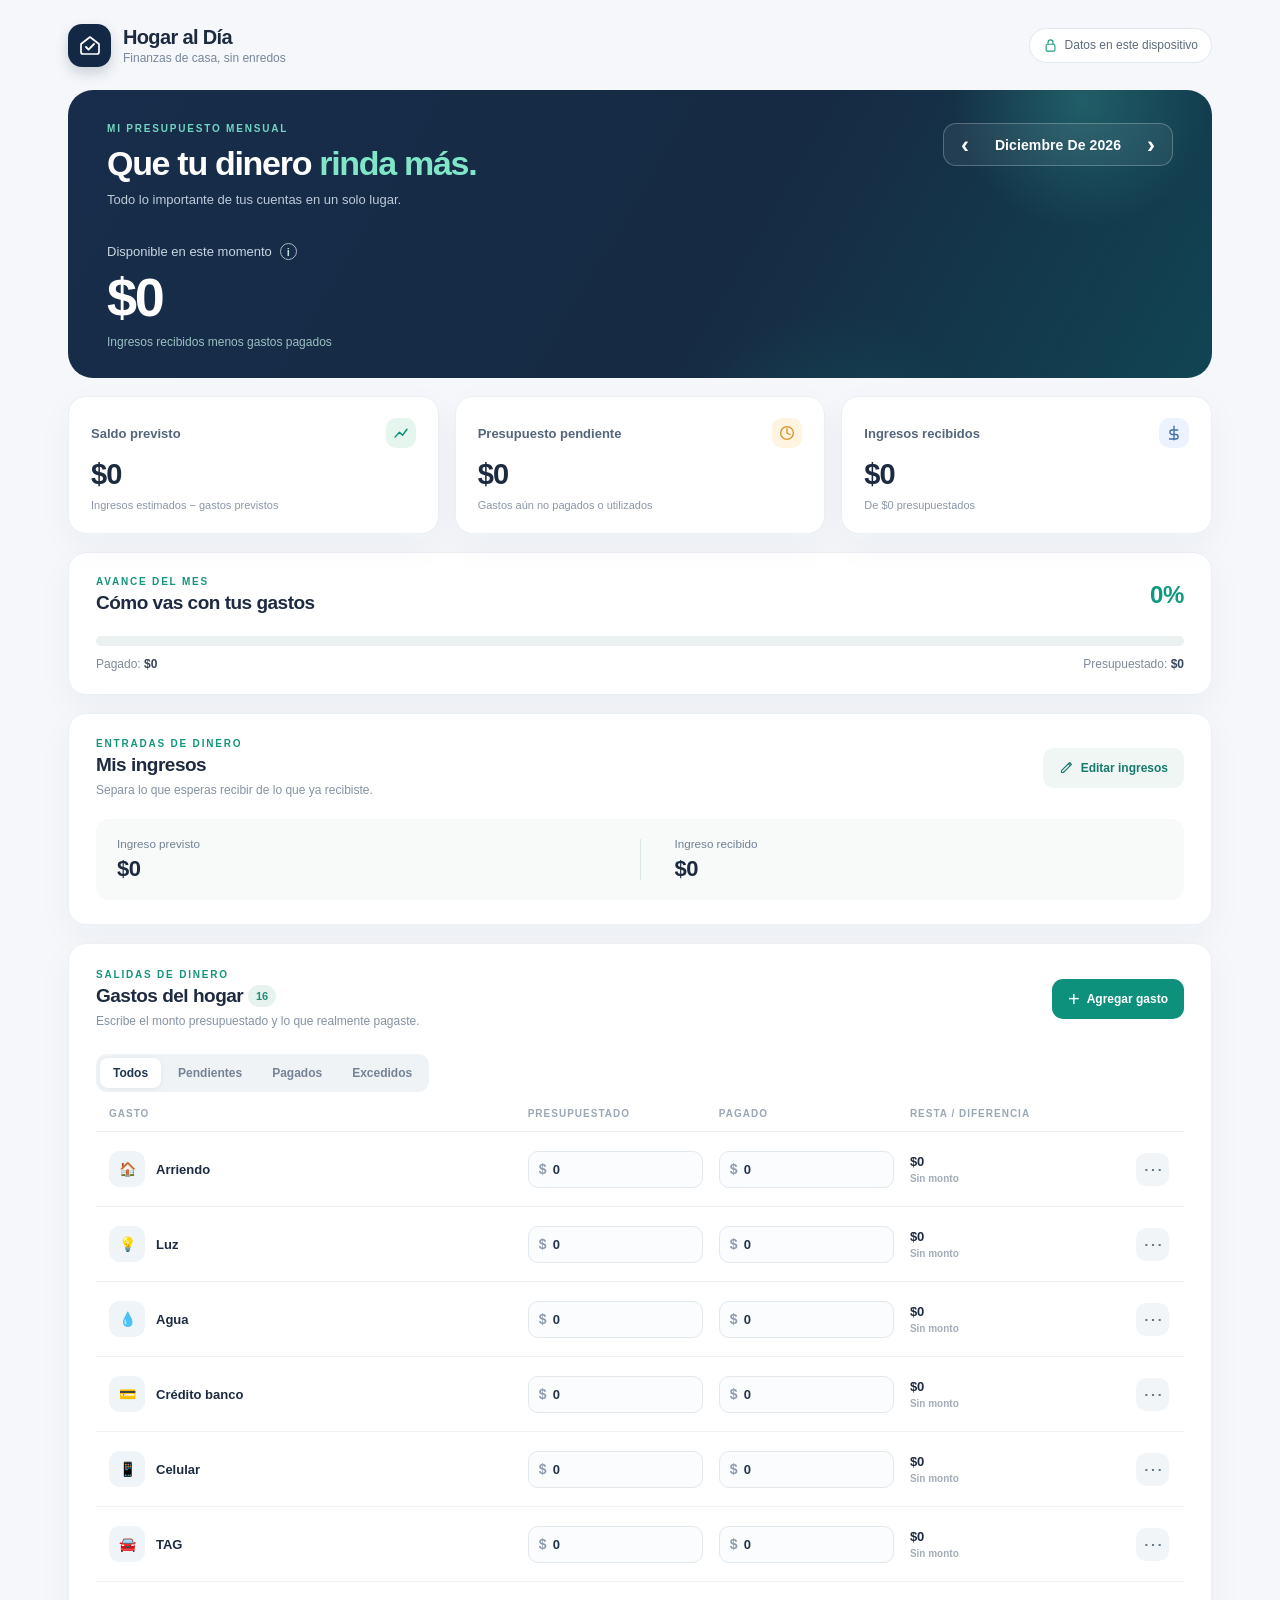
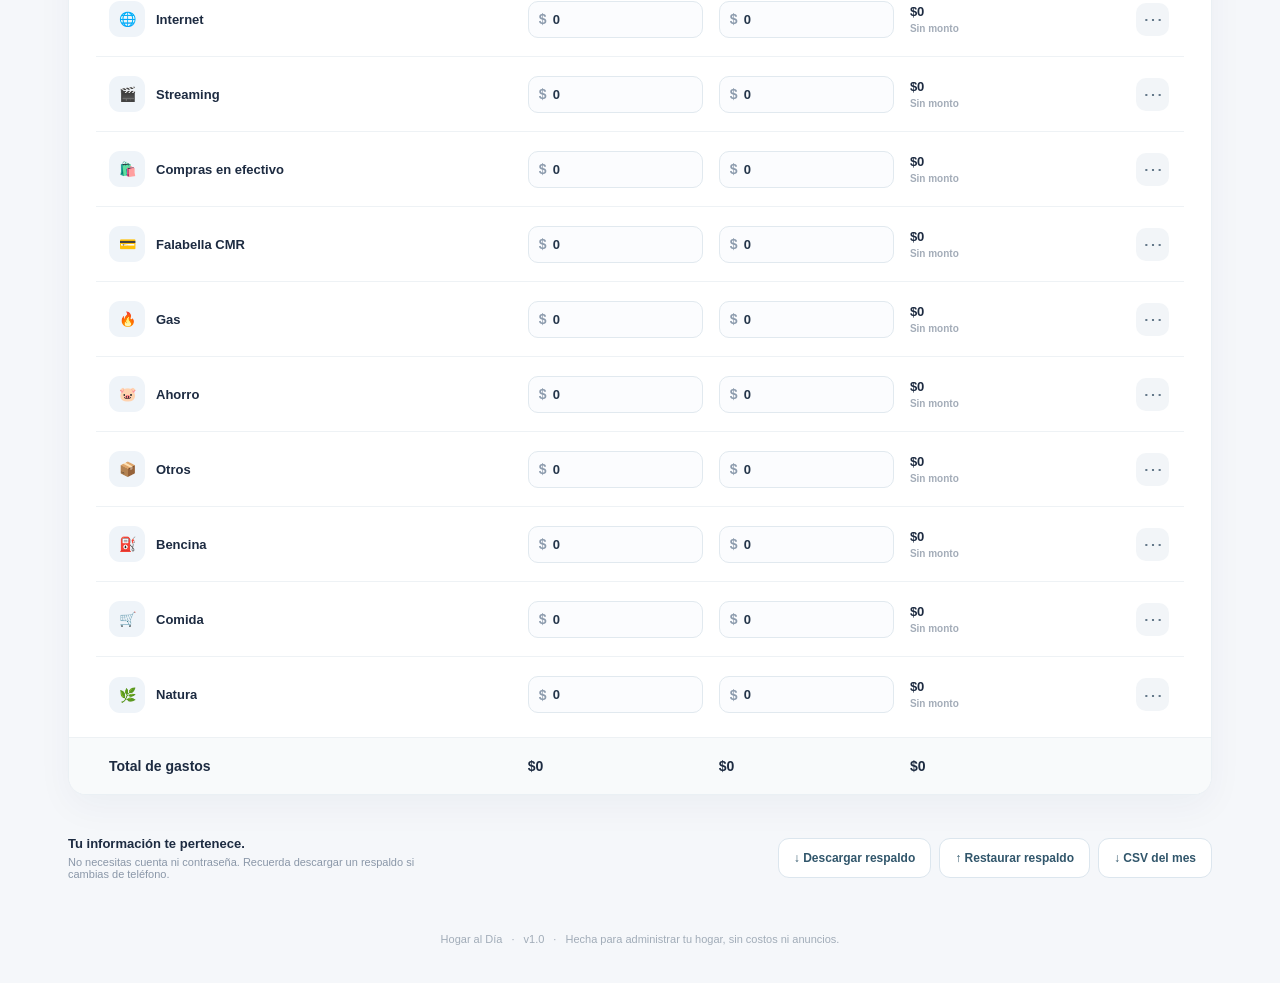
<file: index.html>
<!doctype html>
<html lang="es-CL">
<head>
  <meta charset="utf-8">
  <meta name="viewport" content="width=device-width,initial-scale=1,viewport-fit=cover">
  <meta name="theme-color" content="#152946">
  <meta name="description" content="Control sencillo y privado del presupuesto de tu hogar: planificado, pagado y saldo disponible.">
  <meta name="apple-mobile-web-app-capable" content="yes">
  <meta name="apple-mobile-web-app-status-bar-style" content="default">
  <meta name="apple-mobile-web-app-title" content="Hogar al Día">
  <link rel="manifest" href="./manifest.webmanifest">
  <link rel="apple-touch-icon" href="./icon-192.png">
  <link rel="icon" href="./favicon.svg" type="image/svg+xml">
  <link rel="stylesheet" href="./styles.css">
  <title>Hogar al Día · Mi presupuesto</title>
  <script src="./app.js" defer></script>
</head>
<body>
  <div class="app-shell">
    <header class="topbar">
      <div class="brand"><span class="brand-symbol" aria-hidden="true"><svg viewBox="0 0 24 24" fill="none"><path d="m3 11 9-7 9 7v8a2 2 0 0 1-2 2H5a2 2 0 0 1-2-2v-8Z" stroke="currentColor" stroke-width="1.7" stroke-linejoin="round"/><path d="m8 14 2.6 2.6L16 11" stroke="currentColor" stroke-width="1.9" stroke-linecap="round" stroke-linejoin="round"/></svg></span><span><strong>Hogar al Día</strong><small>Finanzas de casa, sin enredos</small></span></div>
      <button class="privacy-btn" id="privacyBtn" title="Dónde se guardan tus datos"><svg viewBox="0 0 24 24" fill="none" aria-hidden="true"><rect x="5" y="10" width="14" height="11" rx="2" stroke="currentColor" stroke-width="1.8"/><path d="M8 10V7a4 4 0 0 1 8 0v3" stroke="currentColor" stroke-width="1.8"/></svg><span>Datos en este dispositivo</span></button>
    </header>

    <main>
      <section class="hero" aria-label="Resumen del mes">
        <div class="hero-ambient hero-ambient-one"></div><div class="hero-ambient hero-ambient-two"></div>
        <div class="hero-top"><div><div class="eyebrow eyebrow-light">MI PRESUPUESTO MENSUAL</div><h1>Que tu dinero <em>rinda más.</em></h1><p>Todo lo importante de tus cuentas en un solo lugar.</p></div>
        <div class="month-control" aria-label="Navegación por mes"><button id="prevMonth" class="month-arrow" type="button" title="Mes anterior" aria-label="Mes anterior">‹</button><span id="monthLabel" aria-live="polite"></span><button id="nextMonth" class="month-arrow" type="button" title="Mes siguiente" aria-label="Mes siguiente">›</button></div></div>
        <div class="hero-total"><div class="hero-total-label">Disponible en este momento <button class="info-dot" id="infoAvailable" title="Ingresos recibidos menos pagos realizados" aria-label="¿Qué significa disponible ahora?">i</button></div><div class="hero-amount" id="availableAmount">$0</div><div class="hero-total-foot" id="availableFoot">Ingresos recibidos menos gastos pagados</div></div>
      </section>

      <section class="metrics" aria-label="Indicadores de presupuesto">
        <article class="metric"><div class="metric-heading"><span>Saldo previsto</span><span class="metric-icon green"><svg viewBox="0 0 24 24" fill="none"><path d="M4 17.5 10 11l4 4 6-8" stroke="currentColor" stroke-width="1.8" stroke-linecap="round" stroke-linejoin="round"/></svg></span></div><strong id="plannedBalance">$0</strong><small>Ingresos estimados − gastos previstos</small></article>
        <article class="metric"><div class="metric-heading"><span>Presupuesto pendiente</span><span class="metric-icon amber"><svg viewBox="0 0 24 24" fill="none"><path d="M12 6v6l4 2M3.5 12a8.5 8.5 0 1 0 17 0 8.5 8.5 0 0 0-17 0Z" stroke="currentColor" stroke-width="1.8" stroke-linecap="round"/></svg></span></div><strong id="remainingBudget">$0</strong><small>Gastos aún no pagados o utilizados</small></article>
        <article class="metric"><div class="metric-heading"><span>Ingresos recibidos</span><span class="metric-icon blue"><svg viewBox="0 0 24 24" fill="none"><path d="M12 3v18m5-13H9.5a3 3 0 0 0 0 6h5a3 3 0 0 1 0 6H6" stroke="currentColor" stroke-width="1.8" stroke-linecap="round"/></svg></span></div><strong id="receivedIncome">$0</strong><small id="incomeDifference">De $0 presupuestados</small></article>
      </section>

      <section class="progress-section surface" aria-label="Progreso de gastos"><div class="progress-title"><div><div class="section-eyebrow">AVANCE DEL MES</div><h2>Cómo vas con tus gastos</h2></div><strong id="expensePercent">0%</strong></div><div class="progress-track" role="progressbar" aria-valuemin="0" aria-valuemax="100" aria-valuenow="0" id="expenseProgress"><span id="expenseProgressFill"></span></div><div class="progress-figures"><span>Pagado: <b id="expensePaid">$0</b></span><span>Presupuestado: <b id="expensePlanned">$0</b></span></div></section>

      <section class="income-section surface"><div class="section-heading"><div><div class="section-eyebrow">ENTRADAS DE DINERO</div><h2>Mis ingresos</h2><p>Separa lo que esperas recibir de lo que ya recibiste.</p></div><button class="btn btn-soft" id="editIncome" type="button"><svg viewBox="0 0 24 24" fill="none" aria-hidden="true"><path d="m4 17 11-11 3 3L7 20H4v-3Zm10-10 3-3 3 3-3 3" stroke="currentColor" stroke-width="1.8" stroke-linejoin="round"/></svg>Editar ingresos</button></div><div class="income-figures"><div><small>Ingreso previsto</small><strong id="incomePlanned">$0</strong></div><div class="income-separator"></div><div><small>Ingreso recibido</small><strong id="incomeActual">$0</strong></div></div></section>

      <section class="expenses-section surface"><div class="section-heading expenses-title"><div><div class="section-eyebrow">SALIDAS DE DINERO</div><h2>Gastos del hogar <span id="expenseCount" class="count">0</span></h2><p>Escribe el monto presupuestado y lo que realmente pagaste.</p></div><button class="btn btn-primary" id="newExpense" type="button"><span class="plus">+</span>Agregar gasto</button></div>
        <div class="filters"><div class="segmented" role="group" aria-label="Filtrar gastos"><button class="filter active" data-filter="all" aria-pressed="true">Todos</button><button class="filter" data-filter="pending" aria-pressed="false">Pendientes</button><button class="filter" data-filter="paid" aria-pressed="false">Pagados</button><button class="filter" data-filter="over" aria-pressed="false">Excedidos</button></div></div>
        <div class="table-head"><span>GASTO</span><span>PRESUPUESTADO</span><span>PAGADO</span><span>RESTA / DIFERENCIA</span><span></span></div>
        <div id="expenseList" class="expenses-list"></div><div class="list-empty" id="listEmpty" hidden>No hay gastos en este filtro.</div>
        <div class="table-footer"><div>Total de gastos</div><strong id="footBudget">$0</strong><strong id="footPaid">$0</strong><strong id="footRemaining">$0</strong><span></span></div>
      </section>
      <section class="bottom-actions"><div><strong>Tu información te pertenece.</strong><p>No necesitas cuenta ni contraseña. Recuerda descargar un respaldo si cambias de teléfono.</p></div><div class="backup-actions"><button id="exportBackup" type="button" class="btn btn-outline">↓ Descargar respaldo</button><button id="importBackup" type="button" class="btn btn-outline">↑ Restaurar respaldo</button><button id="exportCsv" type="button" class="btn btn-outline">↓ CSV del mes</button></div><input id="backupFile" type="file" accept="application/json,.json" hidden></section>
    </main>
    <footer>Hogar al Día <span>·</span> v1.0 <span>·</span> Hecha para administrar tu hogar, sin costos ni anuncios.</footer>
  </div>

  <dialog id="expenseDialog" class="modal"><form id="expenseForm" method="dialog" novalidate><div class="modal-head"><div><div class="section-eyebrow">TU PRESUPUESTO</div><h2 id="expenseDialogTitle">Agregar gasto</h2></div><button class="close" type="button" data-close="expenseDialog" aria-label="Cerrar">×</button></div><label for="expenseName">Nombre del gasto</label><input id="expenseName" type="text" maxlength="50" required placeholder="Ej. Luz, supermercado"><div class="field-grid"><div><label for="expenseBudget">Presupuestado ($)</label><input id="expenseBudget" inputmode="numeric" type="number" min="0" max="9999999999" step="1" value="0"></div><div><label for="expensePaidInput">Pagado ($)</label><input id="expensePaidInput" inputmode="numeric" type="number" min="0" max="9999999999" step="1" value="0"></div></div><label for="expenseNote">Detalle (opcional)</label><textarea id="expenseNote" maxlength="300" rows="3" placeholder="Ej. Fechas, cuotas o desglose de suscripciones"></textarea><p class="modal-help">Puedes tener un gasto parcialmente pagado, o incluso gastar más de lo presupuestado.</p><div class="modal-actions"><button type="button" id="deleteExpense" class="btn btn-danger" hidden>Eliminar</button><span class="grow"></span><button type="button" data-close="expenseDialog" class="btn btn-soft">Cancelar</button><button type="submit" class="btn btn-primary">Guardar gasto</button></div></form></dialog>
  <dialog id="incomeDialog" class="modal"><form id="incomeForm" method="dialog"><div class="modal-head"><div><div class="section-eyebrow">ENTRADAS DEL MES</div><h2>Editar ingresos</h2></div><button class="close" type="button" data-close="incomeDialog" aria-label="Cerrar">×</button></div><p class="modal-help">Agrega sueldo u otros ingresos. Recibido es el dinero que ya llegó.</p><div id="incomeEditor" class="income-editor"></div><button id="addIncome" type="button" class="btn btn-soft income-add">+ Añadir ingreso</button><div class="modal-actions"><span class="grow"></span><button type="button" data-close="incomeDialog" class="btn btn-soft">Cancelar</button><button type="submit" class="btn btn-primary">Guardar ingresos</button></div></form></dialog>
  <dialog id="noticeDialog" class="modal notice-modal"><div class="modal-head"><h2 id="noticeTitle">Información</h2><button class="close" type="button" data-close="noticeDialog" aria-label="Cerrar">×</button></div><div id="noticeContent"></div><div class="modal-actions"><span class="grow"></span><button type="button" data-close="noticeDialog" class="btn btn-primary">Entendido</button></div></dialog>
  <div id="toast" class="toast" role="status" aria-live="polite"></div>
</body>
</html>
</file>
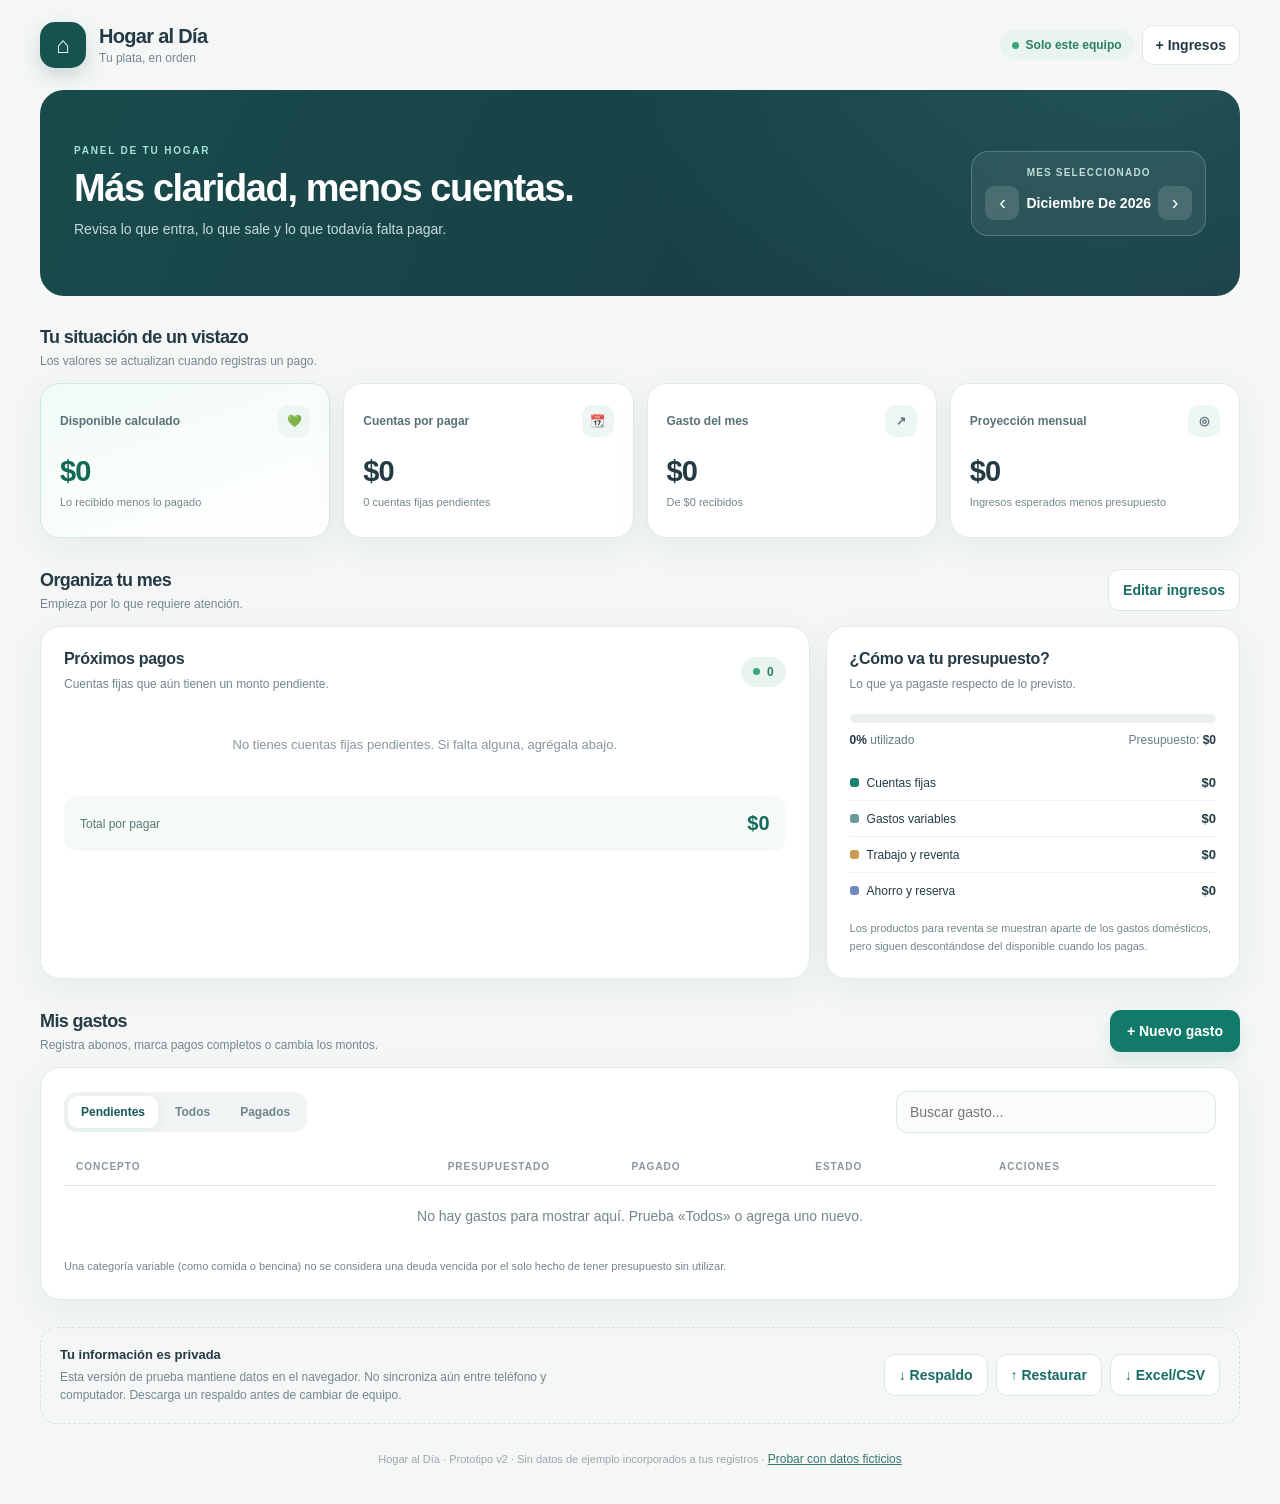
<file: v2/index.html>
<!doctype html>
<html lang="es-CL">
<head>
  <meta charset="utf-8">
  <meta name="viewport" content="width=device-width, initial-scale=1, viewport-fit=cover">
  <meta name="theme-color" content="#163c44">
  <title>Hogar al Día · Versión 2 de prueba</title>
  <style>
  :root{font-family:Inter,ui-sans-serif,-apple-system,BlinkMacSystemFont,"Segoe UI",sans-serif;color:#243a44;background:#f5f7f7;--bg:#f5f7f7;--surface:#fff;--ink:#243a44;--muted:#73868c;--line:#e3e9e9;--pine:#154e4d;--teal:#188f79;--teallight:#e8f6ef;--gold:#ae7a20;--rose:#c24c52;--radius:19px;--shadow:0 10px 36px #163c4410}
  *{box-sizing:border-box}html{scroll-behavior:smooth}body{margin:0;min-width:320px;background:var(--bg);color:var(--ink);font-size:14px}button,input,select,textarea{font:inherit}button{cursor:pointer}a{text-decoration:none;color:inherit}button:focus-visible,input:focus-visible,select:focus-visible,textarea:focus-visible{outline:3px solid #83cfbf;outline-offset:2px}button:disabled{opacity:.45;cursor:not-allowed}button{transition:background .15s,transform .15s}button:active{transform:scale(.99)}.shell{width:min(1200px,100% - 48px);margin:auto;padding-bottom:38px}.top{display:flex;justify-content:space-between;align-items:center;gap:20px;height:90px}.brand{display:flex;gap:13px;align-items:center}.brand-icon{width:46px;height:46px;background:#16534e;border-radius:15px;color:#fff;display:grid;place-items:center;font-size:23px;box-shadow:0 8px 20px #194e4d30}.brand-text strong{display:block;letter-spacing:-.7px;font-size:20px}.brand-text small{display:block;color:var(--muted);margin-top:3px;font-size:12px}.top-actions{display:flex;align-items:center;gap:8px}.pill{display:inline-flex;align-items:center;gap:7px;padding:8px 12px;border-radius:99px;font-size:12px;font-weight:700;background:#e9f4ee;color:#2b8063}.pill:before{content:"";display:inline-block;width:7px;height:7px;border-radius:50%;background:#39a77c}.smallbtn{border:1px solid var(--line);background:var(--surface);color:var(--ink);border-radius:11px;padding:10px 13px;font-weight:700;min-height:40px}.smallbtn:hover{background:#f4f9f6}.primary{background:#117a69;color:white;border:0;border-radius:11px;padding:12px 17px;font-weight:780;min-height:42px;box-shadow:0 7px 16px #16887920}.primary:hover{background:#0e6559}.lightbtn{border:1px solid #dbe8e5;background:#fff;color:#176c62;border-radius:11px;padding:11px 14px;font-weight:750;min-height:42px}.lightbtn:hover{background:#f2faf6}.hero{background:radial-gradient(circle at 93% -55%,#3c8a8155,transparent 48%),linear-gradient(115deg,#194b4b,#173943);border-radius:24px;color:#fff;padding:30px 34px;display:flex;justify-content:space-between;align-items:center;gap:24px;min-height:206px;overflow:hidden}.kicker{display:block;text-transform:uppercase;letter-spacing:1.8px;font-weight:800;font-size:10px;color:#a2e4d2}.hero h1{font-size:clamp(26px,3.4vw,38px);letter-spacing:-1.4px;margin:12px 0 8px;line-height:1.1}.hero p{color:#c6dadb;margin:0;line-height:1.6;max-width:410px}.month-panel{padding:15px 13px;background:#fff1;border:1px solid #ffffff36;border-radius:17px;min-width:218px}.month-panel small{display:block;text-transform:uppercase;color:#c0ded8;letter-spacing:1.2px;font-size:10px;font-weight:800;text-align:center;margin-bottom:8px}.monthbar{display:flex;align-items:center;justify-content:space-between;gap:7px}.monthbar button{background:#fff2;border:0;color:#fff;border-radius:9px;font-size:20px;width:34px;height:34px}.monthbar strong{font-size:14px;text-align:center;text-transform:capitalize;white-space:nowrap}.sectionlabel{display:flex;align-items:center;justify-content:space-between;gap:14px;margin:31px 0 15px}.sectionlabel h2{font-size:18px;margin:0;letter-spacing:-.6px}.sectionlabel p{font-size:12px;color:var(--muted);margin:6px 0 0}.sectionlabel .sub{font-size:12px;color:var(--muted)}.metrics{display:grid;grid-template-columns:repeat(4,1fr);gap:13px}.metric{background:var(--surface);border:1px solid var(--line);border-radius:var(--radius);padding:21px 19px;box-shadow:var(--shadow);min-height:155px}.metric .m-head{display:flex;gap:8px;align-items:center;justify-content:space-between}.metric .m-head span{font-size:12px;color:#587179;font-weight:720}.m-icon{display:grid;place-items:center;border-radius:10px;height:32px;width:32px;background:#edf6f3;font-size:17px}.metric .big{display:block;font-size:clamp(20px,2.5vw,29px);font-weight:830;letter-spacing:-.9px;margin:18px 0 7px;font-variant-numeric:tabular-nums;overflow-wrap:anywhere}.metric small{color:var(--muted);font-size:11px;line-height:1.45;display:block}.metric.featured{border-color:#cfe9de;background:linear-gradient(160deg,#f1fbf5,#fff)}.metric.featured .big{color:#116955}.negative{color:var(--rose)!important}.twocol{display:grid;grid-template-columns:minmax(0,1.3fr) minmax(0,.7fr);gap:16px}.surface{border:1px solid var(--line);background:var(--surface);border-radius:20px;padding:23px;box-shadow:var(--shadow)}.surface h3{font-size:16px;letter-spacing:-.3px;margin:0 0 7px}.hint{color:var(--muted);font-size:12px;line-height:1.5;margin:0}.priorities{margin-top:18px}.payitem{display:flex;gap:10px;align-items:center;padding:13px 0;border-bottom:1px solid var(--line)}.payitem:last-child{border-bottom:0}.payemoji{width:37px;height:37px;flex:0 0 auto;background:#f1f5f5;border-radius:12px;display:grid;place-items:center;font-size:18px}.paydetails{min-width:0;flex:1}.paydetails strong{font-size:13px;display:block}.paydetails small{font-size:11px;color:var(--muted);display:block;margin-top:5px}.payamount{text-align:right;white-space:nowrap}.payamount strong{font-size:13px;display:block}.payamount small{font-size:10px;color:var(--gold);display:block;margin-top:4px}.payaction{margin-left:3px;background:#e9f7ef;border:0;color:#16745b;border-radius:10px;font-weight:800;padding:9px 10px;font-size:12px}.payaction:hover{background:#d9efe2}.empty{color:#87979d;font-size:13px;text-align:center;padding:23px 10px;line-height:1.65}.side-total{padding:16px;background:#f5faf7;border-radius:14px;margin-top:18px;display:flex;justify-content:space-between;align-items:center;gap:15px}.side-total span{color:#587777;font-size:12px}.side-total strong{font-size:20px;color:#176b5c}.progress{height:9px;border-radius:99px;background:#eaf0ef;overflow:hidden;margin:21px 0 10px}.progress>i{display:block;background:linear-gradient(90deg,#26b895,#0c8b76);height:100%;width:0;border-radius:99px;transition:width .2s}.statline{display:flex;justify-content:space-between;gap:10px;color:#667e85;font-size:12px}.statline strong{color:var(--ink)}.types{margin-top:18px}.typeline{display:flex;align-items:center;justify-content:space-between;gap:12px;padding:10px 0;border-bottom:1px solid #edf1f0}.typeline:last-child{border:0}.typeline span{font-size:12px}.typeline strong{font-size:13px;font-variant-numeric:tabular-nums}.typebullet{display:inline-block;width:9px;height:9px;border-radius:3px;margin-right:8px}.actionbar{display:flex;align-items:center;gap:8px;flex-wrap:wrap}.section-table{margin-top:4px}.toolbar{display:flex;align-items:center;gap:12px;justify-content:space-between;flex-wrap:wrap;margin-bottom:15px}.search{min-width:180px;max-width:320px;flex:1;border:1px solid #dbe6e6;border-radius:11px;padding:12px 13px;background:#fafcfc;color:var(--ink);height:42px}.tabs{display:flex;align-items:center;gap:4px;background:#f1f4f4;padding:4px;border-radius:12px;overflow:auto;max-width:100%}.tab{border:0;background:transparent;color:#72848b;border-radius:9px;padding:9px 13px;white-space:nowrap;font-weight:730;font-size:12px}.tab.active{color:#185b53;background:white;box-shadow:0 2px 8px #1d4b4b14}.expense-header,.expense-entry{display:grid;grid-template-columns:minmax(150px,2.1fr) minmax(110px,1fr) minmax(110px,1fr) minmax(110px,1fr) minmax(165px,1.2fr);gap:13px;align-items:center}.expense-header{font-size:10px;letter-spacing:1px;color:#87979c;font-weight:800;padding:13px 12px;border-bottom:1px solid var(--line)}.expense-entry{padding:14px 12px;border-bottom:1px solid #edf0f0;min-height:74px}.expense-entry:last-child{border-bottom:0}.exp-name{display:flex;gap:11px;align-items:center;min-width:0}.exp-name strong{font-size:13px;display:block;text-overflow:ellipsis;white-space:nowrap;overflow:hidden}.exp-name small{font-size:10px;color:#819097;display:block;margin-top:5px}.exp-name .em{font-size:19px;width:36px;height:36px;background:#f2f5f4;border-radius:11px;display:grid;place-items:center;flex:none}.amount{font-size:13px;font-weight:720;font-variant-numeric:tabular-nums}.status{font-size:11px;font-weight:750;display:inline-block;border-radius:7px;padding:5px 7px;background:#f5f7f7;color:#819198}.status.done{background:#e5f5ec;color:#168163}.status.partial{background:#fff4e4;color:#ab7a19}.status.due{background:#fff0ef;color:#bd545a}.exp-actions{display:flex;gap:6px}.exp-actions button{border:1px solid #dce8e5;background:white;color:#266f66;padding:8px 10px;font-size:12px;font-weight:800;border-radius:9px}.exp-actions .abonar{border-color:#d2e7dd;background:#e9f8ef;color:#16765f}.exp-actions button:hover{background:#edf7f3}.noexpenses{padding:22px;text-align:center;color:var(--muted)}.bottom{display:flex;align-items:center;justify-content:space-between;gap:18px;flex-wrap:wrap;margin:27px 0 0;border:1px dashed #d6e2e0;border-radius:17px;padding:19px}.bottom strong{font-size:13px;display:block}.bottom p{color:var(--muted);margin:6px 0 0;font-size:12px;max-width:520px;line-height:1.5}.bottom .buttons{display:flex;gap:8px;flex-wrap:wrap}.footer{text-align:center;margin:28px 0 0;color:#9ba7aa;font-size:11px}dialog{border:0;border-radius:20px;padding:0;width:min(94vw,490px);max-height:90dvh;overflow:auto;box-shadow:0 25px 90px #102c3255;color:var(--ink);background:var(--surface)}dialog::backdrop{background:#0f262aaa;backdrop-filter:blur(3px)}.dialog-inner{padding:26px}.dialog-head{display:flex;align-items:flex-start;gap:12px;justify-content:space-between}.dialog-head h2{margin:0;font-size:21px;letter-spacing:-.5px}.dialog-head p{font-size:12px;line-height:1.6;color:var(--muted);margin:6px 0 17px}.x{background:#eff3f3;border:0;color:var(--ink);border-radius:9px;height:31px;width:31px;font-size:18px;flex:none}.form label{display:block;font-weight:750;font-size:12px;margin:15px 0 7px}.form input,.form select,.form textarea{width:100%;border:1px solid #dce5e4;border-radius:10px;padding:12px;background:#fafcfc;color:var(--ink);min-width:0}.form textarea{resize:vertical;min-height:67px}.formrow{display:grid;grid-template-columns:1fr 1fr;gap:12px}.dialog-actions{margin-top:22px;display:flex;align-items:center;gap:8px;flex-wrap:wrap}.dialog-actions .spacer{flex:1}.danger{color:#c04a54!important;border-color:#f6d5d8!important}.incomeitem{padding:12px;margin:9px 0;background:#f6f9f8;border-radius:12px}.incomeitem input{margin-bottom:5px}.incomeitem .formrow input{margin-bottom:0}.incomeitem .rowhead{display:flex;gap:8px}.incomeitem .rowhead button{border:0;background:#fff0f0;border-radius:10px;color:#a94d52;min-width:39px;font-size:19px}#toast{position:fixed;z-index:20;bottom:25px;left:50%;transform:translate(-50%,20px);opacity:0;pointer-events:none;color:#fff;background:#1f4648;border-radius:11px;padding:12px 17px;font-size:13px;max-width:min(90vw,520px);text-align:center;box-shadow:0 12px 30px #123c3c33;transition:.2s}#toast.show{transform:translate(-50%,0);opacity:1}.muted{color:var(--muted)}.little{font-size:11px}.note{margin-top:12px;font-size:11px;color:var(--muted);line-height:1.6}.note.warning{color:#a47527}.pay-full{width:100%}.demo-link{font-size:12px;color:#37776b;text-decoration:underline;cursor:pointer;background:none;border:0;padding:0}.quickhead{display:flex;justify-content:space-between;align-items:center;gap:10px}.under{color:#b85257!important}
  @media(max-width:1050px){.expense-header,.expense-entry{grid-template-columns:minmax(140px,2fr) minmax(84px,1fr) minmax(84px,1fr) minmax(85px,1fr) minmax(130px,1.2fr);gap:7px}.exp-actions{flex-wrap:wrap}.metric{padding:17px 14px}}
  @media(max-width:760px){.shell{width:min(100% - 26px,620px)}.top{height:75px}.brand-icon{width:41px;height:41px}.brand-text strong{font-size:18px}.brand-text small{font-size:10px}.pill{font-size:0;min-width:29px;height:29px;padding:0;justify-content:center}.pill:before{height:8px;width:8px}.hero{padding:25px 23px;display:block;min-height:0}.hero h1{font-size:29px}.hero p{font-size:12px}.month-panel{margin-top:25px;max-width:260px}.metrics{grid-template-columns:repeat(2,1fr);gap:10px}.metric{min-height:133px;padding:16px}.metric .big{font-size:23px}.metric .m-head span{font-size:11px}.metric small{font-size:10px}.twocol{grid-template-columns:1fr}.surface{padding:17px}.sectionlabel{margin-top:25px}.sectionlabel h2{font-size:17px}.expense-header{display:none}.expense-entry{display:grid;grid-template-columns:1fr 1fr;gap:12px;border:1px solid #e9efee;padding:14px;border-radius:15px;margin:8px 0;min-height:0}.exp-name{grid-column:1 / 3}.exp-actions{grid-column:1 / 3;gap:7px}.exp-actions button{flex:1}.exp-value:before{content:attr(data-caption);display:block;font-size:10px;color:#8a9b9f;margin-bottom:4px;font-weight:600}.status-field{text-align:right}.toolbar{align-items:stretch}.search{max-width:none;min-width:100%;width:100%}.tabs{max-width:100%;flex:1}.tab{flex:1;padding:9px 11px}.bottom{display:block}.bottom .buttons{margin-top:16px;display:flex}.bottom .buttons>*{flex:1}.top-actions .smallbtn{font-size:11px;padding:8px 9px}.payitem{gap:7px}.payaction{font-size:11px;padding:8px}.paydetails strong{font-size:12px}.payamount strong{font-size:12px}}
  @media(max-width:390px){.metrics{grid-template-columns:1fr 1fr}.metric{padding:13px;min-height:122px}.metric .big{font-size:20px}.metric .m-icon{display:none}.hero h1{font-size:27px}.dialog-inner{padding:18px}.formrow{gap:7px}}
  </style>
</head>
<body>
  <div class="shell">
    <header class="top"><div class="brand"><span class="brand-icon" aria-hidden="true">⌂</span><div class="brand-text"><strong>Hogar al Día</strong><small>Tu plata, en orden</small></div></div><div class="top-actions"><span class="pill" title="Los datos se guardan en este dispositivo">Solo este equipo</span><button type="button" class="smallbtn" id="editIncomes">+ Ingresos</button></div></header>
    <main>
      <section class="hero"><div><span class="kicker">PANEL DE TU HOGAR</span><h1>Más claridad, menos cuentas.</h1><p>Revisa lo que entra, lo que sale y lo que todavía falta pagar.</p></div><div class="month-panel"><small>Mes seleccionado</small><div class="monthbar"><button type="button" id="prevMonth" aria-label="Mes anterior">‹</button><strong id="monthName">Octubre 2026</strong><button type="button" id="nextMonth" aria-label="Mes siguiente">›</button></div></div></section>
      <div class="sectionlabel"><div><h2>Tu situación de un vistazo</h2><p>Los valores se actualizan cuando registras un pago.</p></div></div>
      <section class="metrics" aria-label="Resumen financiero"><article class="metric featured"><div class="m-head"><span>Disponible calculado</span><span class="m-icon">💚</span></div><strong class="big" id="available">$0</strong><small>Lo recibido menos lo pagado</small></article><article class="metric"><div class="m-head"><span>Cuentas por pagar</span><span class="m-icon">📆</span></div><strong class="big" id="billsDue">$0</strong><small id="billsDesc">Solo compromisos fijos pendientes</small></article><article class="metric"><div class="m-head"><span>Gasto del mes</span><span class="m-icon">↗</span></div><strong class="big" id="spent">$0</strong><small id="receivedLabel">De $0 recibidos</small></article><article class="metric"><div class="m-head"><span>Proyección mensual</span><span class="m-icon">◎</span></div><strong class="big" id="forecast">$0</strong><small>Ingresos esperados menos presupuesto</small></article></section>
      <div class="sectionlabel"><div><h2>Organiza tu mes</h2><p>Empieza por lo que requiere atención.</p></div><div class="actionbar"><button class="lightbtn" type="button" id="editIncomes2">Editar ingresos</button></div></div>
      <section class="twocol"><article class="surface"><div class="quickhead"><div><h3>Próximos pagos</h3><p class="hint">Cuentas fijas que aún tienen un monto pendiente.</p></div><span class="pill" id="pendingCount">0</span></div><div class="priorities" id="priorities"></div><div class="side-total"><span>Total por pagar</span><strong id="priorityTotal">$0</strong></div></article><article class="surface"><h3>¿Cómo va tu presupuesto?</h3><p class="hint">Lo que ya pagaste respecto de lo previsto.</p><div class="progress"><i id="progressBar"></i></div><div class="statline"><span><strong id="progressPct">0%</strong> utilizado</span><span>Presupuesto: <strong id="totalBudget">$0</strong></span></div><div class="types" id="types"></div><div class="note">Los productos para reventa se muestran aparte de los gastos domésticos, pero siguen descontándose del disponible cuando los pagas.</div></article></section>
      <div class="sectionlabel"><div><h2>Mis gastos</h2><p>Registra abonos, marca pagos completos o cambia los montos.</p></div><button type="button" class="primary" id="addExpense">+ Nuevo gasto</button></div>
      <section class="surface section-table"><div class="toolbar"><div class="tabs" role="group" aria-label="Filtrar gastos"><button class="tab active" data-filter="pending" type="button">Pendientes</button><button class="tab" data-filter="all" type="button">Todos</button><button class="tab" data-filter="done" type="button">Pagados</button></div><input class="search" id="search" placeholder="Buscar gasto..." aria-label="Buscar gasto"></div><div class="expense-header"><span>CONCEPTO</span><span>PRESUPUESTADO</span><span>PAGADO</span><span>ESTADO</span><span>ACCIONES</span></div><div id="expenses"></div><div class="note">Una categoría variable (como comida o bencina) no se considera una deuda vencida por el solo hecho de tener presupuesto sin utilizar.</div></section>
      <section class="bottom"><div><strong>Tu información es privada</strong><p>Esta versión de prueba mantiene datos en el navegador. No sincroniza aún entre teléfono y computador. Descarga un respaldo antes de cambiar de equipo.</p></div><div class="buttons"><button class="lightbtn" id="backup" type="button">↓ Respaldo</button><button class="lightbtn" id="restore" type="button">↑ Restaurar</button><button class="lightbtn" id="csv" type="button">↓ Excel/CSV</button></div><input type="file" id="backupFile" accept=".json,application/json" hidden></section>
    </main>
    <div class="footer">Hogar al Día · Prototipo v2 · Sin datos de ejemplo incorporados a tus registros · <button type="button" class="demo-link" id="demo">Probar con datos ficticios</button></div>
  </div>
  <dialog id="expenseDlg"><div class="dialog-inner"><div class="dialog-head"><div><h2 id="expenseDlgTitle">Agregar gasto</h2><p>Define cuánto esperas pagar y cuánto has pagado.</p></div><button class="x" type="button" data-close="expenseDlg">×</button></div><form id="expenseForm" class="form"><label for="expenseName">Concepto</label><input id="expenseName" maxlength="50" required placeholder="Ej. Arriendo, supermercado"><div class="formrow"><div><label for="expenseBudget">Presupuesto ($)</label><input type="number" min="0" step="1" id="expenseBudget" value="0"></div><div><label for="expensePaid">Ya pagado ($)</label><input type="number" min="0" step="1" id="expensePaid" value="0"></div></div><div class="formrow"><div><label for="expenseGroup">Tipo de gasto</label><select id="expenseGroup"><option value="fixed">Cuenta fija</option><option value="variable">Gasto variable</option><option value="resale">Reventa / trabajo</option><option value="saving">Ahorro / reserva</option></select></div><div><label for="expenseDue">Día de vencimiento (opcional)</label><input type="number" min="1" max="31" step="1" id="expenseDue" placeholder="Ej. 10"></div></div><label for="expenseNote">Detalle opcional</label><textarea id="expenseNote" maxlength="300" placeholder="Notas, cuotas, observaciones"></textarea><div class="dialog-actions"><button class="lightbtn danger" type="button" id="deleteExpense" hidden>Eliminar</button><span class="spacer"></span><button type="button" class="lightbtn" data-close="expenseDlg">Cancelar</button><button class="primary" type="submit">Guardar</button></div></form></div></dialog>
  <dialog id="payDlg"><div class="dialog-inner"><div class="dialog-head"><div><h2 id="payTitle">Registrar pago</h2><p id="payInfo">Anota el abono realizado.</p></div><button class="x" type="button" data-close="payDlg">×</button></div><form class="form" id="payForm"><label for="payAmount">Abono de hoy ($)</label><input id="payAmount" type="number" min="1" step="1" required placeholder="Ej. 20.000"><div class="note">Se suma al monto ya pagado. Puedes registrar abonos parciales o un gasto mayor al presupuesto.</div><div class="dialog-actions"><button type="button" class="lightbtn pay-full" id="payFull">Completar monto pendiente</button><span class="spacer"></span><button type="button" class="lightbtn" data-close="payDlg">Cancelar</button><button type="submit" class="primary">Registrar abono</button></div></form></div></dialog>
  <dialog id="incomeDlg"><div class="dialog-inner"><div class="dialog-head"><div><h2>Mis ingresos del mes</h2><p>Distingue cuánto esperas recibir de cuánto ya recibiste.</p></div><button class="x" type="button" data-close="incomeDlg">×</button></div><form id="incomeForm" class="form"><div id="incomeRows"></div><button class="lightbtn" type="button" id="newIncome">+ Agregar otro ingreso</button><div class="dialog-actions"><span class="spacer"></span><button class="lightbtn" type="button" data-close="incomeDlg">Cancelar</button><button class="primary" type="submit">Guardar ingresos</button></div></form></div></dialog>
  <div role="status" aria-live="polite" id="toast"></div>
  <script>
  (() => {
  'use strict';
  const KEY='hogar-al-dia:v2-preview',LIMIT=9999999999;
  const defs=[['Arriendo','🏠','fixed'],['Luz','💡','fixed'],['Agua','💧','fixed'],['Internet','🌐','fixed'],['Celular','📱','fixed'],['Comida','🛒','variable'],['Bencina','⛽','variable'],['Ahorro','🐷','saving'],['Natura','🌿','resale'],['Otros','📦','variable']];
  const groups={fixed:['Cuentas fijas','#18846e'],variable:['Gastos variables','#6f9a9c'],resale:['Trabajo y reventa','#cc9b52'],saving:['Ahorro y reserva','#738ac0']};
  const $=(s)=>document.getElementById(s), fmt=(x)=>(x<0?'−':'')+'$'+Math.abs(Math.round(x)).toLocaleString('es-CL');
  const num=(x)=>Math.max(0,Math.min(LIMIT,Math.round(Number(x)||0)));
  const uid=()=>typeof crypto!=='undefined'&&crypto.randomUUID?crypto.randomUUID():String(Date.now())+Math.random().toString(36).slice(2);
  const monthKey=(d)=>d.getFullYear()+'-'+String(d.getMonth()+1).padStart(2,'0');
  const esc=(s)=>String(s??'').replace(/[&<>"']/g,c=>({'&':'&amp;','<':'&lt;','>':'&gt;','"':'&quot;',"'":'&#39;'}[c]));
  const groupFor=(name)=>{let n=name.toLowerCase().trim();if(n.includes('natura')||n.includes('reventa')||n.includes('mercaderia'))return 'resale';if(n.includes('ahorro')||n.includes('inversion')||n.includes('reserva'))return 'saving';if(['arriendo','luz','agua','internet','celular','tag','streaming','gas','crédito banco','falabella cmr','papá','papa','dividendo','seguro','colegio'].some(x=>n.includes(x)))return 'fixed';return 'variable'};
  const iconFor=(name)=>defs.find(x=>x[0].toLowerCase()===name.toLowerCase())?.[1]||'📄';
  const blankMonth=()=>({incomes:[{id:uid(),name:'Sueldo',budget:0,paid:0}],expenses:defs.map(([name,icon,group])=>({id:uid(),name,icon,group,budget:0,paid:0,note:'',dueDay:0}))});
  function normalized(row,income=false){let name=String(row?.name|| (income?'Ingreso':'Gasto')).slice(0,50).trim();let res={id:String(row?.id||uid()),name,budget:num(row?.budget),paid:num(row?.paid)};if(!income){res.note=String(row?.note||'').slice(0,300);res.icon=String(row?.icon||iconFor(name)).slice(0,6);res.group=Object.prototype.hasOwnProperty.call(groups,row?.group)?row.group:groupFor(name);res.dueDay=Math.max(0,Math.min(31,Math.round(Number(row?.dueDay)||0)))}return res}
  function load(){try{let raw=localStorage.getItem(KEY);if(!raw)return {version:1,months:{}};let x=JSON.parse(raw);if(x.version!==1||!x.months||typeof x.months!=='object')throw Error('Formato inválido');let months={};for(let [k,v] of Object.entries(x.months)){if(!/^\d{4}-(0[1-9]|1[0-2])$/.test(k)||!Array.isArray(v.expenses)||!Array.isArray(v.incomes))continue;months[k]={expenses:v.expenses.slice(0,200).map(r=>normalized(r)),incomes:v.incomes.slice(0,60).map(r=>normalized(r,true))}}return {version:1,months}}catch(e){console.warn('No se pudo leer los datos',e);return {version:1,months:{}}}}
  let db=load(),active=monthKey(new Date()),filter='pending',query='',editId=null,payId=null;
  let toastId;function toast(t){let el=$('toast');el.textContent=t;el.classList.add('show');clearTimeout(toastId);toastId=setTimeout(()=>el.classList.remove('show'),3200)}
  function save(){try{localStorage.setItem(KEY,JSON.stringify(db));return true}catch(e){toast('No se pudo guardar. Descarga un respaldo y comprueba el espacio.');return false}}
  function current(){if(!db.months[active]){let k=Object.keys(db.months).filter(x=>x<active).sort().pop();let old=k?db.months[k]:blankMonth();db.months[active]={incomes:old.incomes.map(x=>({...x,id:uid(),paid:0})),expenses:old.expenses.map(x=>({...x,id:uid(),paid:0}))};save()}return db.months[active]}
  function totals(){let d=current(), sum=(a,k)=>a.reduce((s,x)=>s+num(x[k]),0);let incomePlan=sum(d.incomes,'budget'),incomePaid=sum(d.incomes,'paid'),spendPlan=sum(d.expenses,'budget'),spent=sum(d.expenses,'paid');let billRows=d.expenses.filter(x=>x.group==='fixed'&&x.budget>x.paid),due=billRows.reduce((s,x)=>s+(x.budget-x.paid),0);return {incomePlan,incomePaid,spendPlan,spent,available:incomePaid-spent,forecast:incomePlan-spendPlan,due,billRows}}
  function status(x){if(x.budget===0)return x.paid>0?'exceeded':'empty';if(x.paid===0)return 'pending';if(x.paid<x.budget)return 'partial';if(x.paid===x.budget)return 'done';return 'exceeded'}
  function render(){let d=current(),t=totals();$('monthName').textContent=new Intl.DateTimeFormat('es-CL',{month:'long',year:'numeric'}).format(new Date(active+'-02T12:00:00'));for(let [id,v] of [['available',t.available],['billsDue',t.due],['spent',t.spent],['forecast',t.forecast],['priorityTotal',t.due],['totalBudget',t.spendPlan]]){$(id).textContent=fmt(v);$(id).classList.toggle('negative',v<0)}$('billsDesc').textContent=t.billRows.length+' cuentas fijas pendientes';$('receivedLabel').textContent='De '+fmt(t.incomePaid)+' recibidos';$('pendingCount').textContent=String(t.billRows.length);
   let ratio=t.spendPlan?Math.round(100*t.spent/t.spendPlan):t.spent?100:0;$('progressPct').textContent=ratio+'%';$('progressBar').style.width=Math.min(100,ratio)+'%';$('progressBar').style.background=ratio>100?'#c85d62':'';
   $('priorities').innerHTML=t.billRows.length?t.billRows.sort((a,b)=>(a.dueDay||40)-(b.dueDay||40)).slice(0,5).map(x=>`<div class="payitem"><span class="payemoji">${esc(x.icon)}</span><span class="paydetails"><strong>${esc(x.name)}</strong><small>${x.dueDay?'Vence día '+x.dueDay:'Sin fecha de vencimiento'}</small></span><span class="payamount"><strong>${fmt(x.budget-x.paid)}</strong><small>${x.paid?'Pago parcial':'Pendiente'}</small></span><button type="button" class="payaction" data-pay="${esc(x.id)}">Abonar</button></div>`).join(''):'<div class="empty">No tienes cuentas fijas pendientes. Si falta alguna, agrégala abajo.</div>';
   $('types').innerHTML=Object.entries(groups).map(([g,a])=>{let list=d.expenses.filter(x=>x.group===g), paid=list.reduce((s,x)=>s+x.paid,0);return `<div class="typeline"><span><i class="typebullet" style="background:${a[1]}"></i>${a[0]}</span><strong>${fmt(paid)}</strong></div>`}).join('');
   document.querySelectorAll('.tab').forEach(x=>{x.classList.toggle('active',x.dataset.filter===filter);x.setAttribute('aria-pressed',String(x.dataset.filter===filter))});
   let xs=d.expenses.filter(x=>(x.budget>0||x.paid>0||filter==='all')&&(filter==='all'||(filter==='done'?status(x)==='done'||status(x)==='exceeded':(status(x)==='pending'||status(x)==='partial')&&x.budget>0))&&x.name.toLowerCase().includes(query)).sort((a,b)=>{let a0=(a.budget>0||a.paid>0)?0:1,b0=(b.budget>0||b.paid>0)?0:1;return a0-b0});
   $('expenses').innerHTML=xs.length?xs.map(x=>{let st=status(x),stName={empty:'Sin monto',pending:'Pendiente',partial:'Pago parcial',done:'Pagado',exceeded:'Sobre presupuesto'}[st],out=x.budget-x.paid;return `<div class="expense-entry"><div class="exp-name"><span class="em">${esc(x.icon)}</span><span><strong>${esc(x.name)}</strong><small>${groups[x.group][0]}${x.dueDay?' · Día '+x.dueDay:''}</small></span></div><div class="exp-value" data-caption="Presupuestado"><span class="amount">${fmt(x.budget)}</span></div><div class="exp-value" data-caption="Pagado"><span class="amount">${fmt(x.paid)}</span></div><div class="exp-value status-field" data-caption="Estado"><span class="status ${st==='done'?'done':st==='partial'?'partial':st==='exceeded'?'due':''}">${stName}</span></div><div class="exp-actions"><button type="button" class="abonar" data-pay="${esc(x.id)}">+ Abonar</button><button type="button" data-edit="${esc(x.id)}">Editar</button></div></div>`}).join(''):'<div class="noexpenses">No hay gastos para mostrar aquí. Prueba «Todos» o agrega uno nuevo.</div>';
  }
  function moveMonth(n){let [y,m]=active.split('-').map(Number);active=monthKey(new Date(y,m-1+n,1));render()}
  function openExpense(id=null){editId=id;let x=id?current().expenses.find(y=>y.id===id):null;$('expenseDlgTitle').textContent=x?'Editar gasto':'Agregar gasto';$('expenseName').value=x?.name||'';$('expenseBudget').value=x?.budget||0;$('expensePaid').value=x?.paid||0;$('expenseGroup').value=x?.group||'fixed';$('expenseDue').value=x?.dueDay||'';$('expenseNote').value=x?.note||'';$('deleteExpense').hidden=!x;$('expenseDlg').showModal()}
  function openPay(id){payId=id;let x=current().expenses.find(y=>y.id===id);if(!x)return;$('payTitle').textContent='Abonar: '+x.name;$('payInfo').textContent='Ya pagado '+fmt(x.paid)+' · Pendiente '+fmt(Math.max(0,x.budget-x.paid));$('payAmount').value='';$('payFull').disabled=x.budget<=x.paid;$('payDlg').showModal();$('payAmount').focus()}
  function openIncome(){let html=current().incomes.map(x=>incomeRow(x)).join('');$('incomeRows').innerHTML=html;$('incomeDlg').showModal()}
  function incomeRow(x){return `<div class="incomeitem"><div class="rowhead"><input maxlength="50" aria-label="Nombre ingreso" placeholder="Nombre del ingreso" class="iname" value="${esc(x.name)}"><button type="button" class="idel" aria-label="Eliminar ingreso">×</button></div><div class="formrow"><div><label>Esperado ($)</label><input type="number" min="0" step="1" class="ibudget" value="${num(x.budget)}"></div><div><label>Recibido ($)</label><input type="number" min="0" step="1" class="ipaid" value="${num(x.paid)}"></div></div></div>`}
  function download(name,mime,body){let u=URL.createObjectURL(new Blob([body],{type:mime})),a=document.createElement('a');a.href=u;a.download=name;document.body.append(a);a.click();a.remove();setTimeout(()=>URL.revokeObjectURL(u),10000)}
  function csvsafe(x){let s=String(x??'');if(/^[\s]*[=+\-@]/.test(s))s="'"+s;return '"'+s.replace(/"/g,'""')+'"'}
  $('prevMonth').onclick=()=>moveMonth(-1);$('nextMonth').onclick=()=>moveMonth(1);$('addExpense').onclick=()=>openExpense();$('editIncomes').onclick=$('editIncomes2').onclick=openIncome;
  document.querySelectorAll('.tab').forEach(x=>x.onclick=()=>{filter=x.dataset.filter;render()});$('search').oninput=e=>{query=e.target.value.trim().toLowerCase();render()};
  document.addEventListener('click',e=>{let p=e.target.closest('[data-pay]'),edit=e.target.closest('[data-edit]'),closer=e.target.closest('[data-close]');if(p)openPay(p.dataset.pay);if(edit)openExpense(edit.dataset.edit);if(closer)$(closer.dataset.close).close()});
  $('expenseForm').onsubmit=e=>{e.preventDefault();let name=$('expenseName').value.trim();if(!name){toast('Escribe el nombre del gasto');return}let d=current(),x=editId?d.expenses.find(r=>r.id===editId):null;let item={name,budget:num($('expenseBudget').value),paid:num($('expensePaid').value),group:$('expenseGroup').value,dueDay:num($('expenseDue').value),note:$('expenseNote').value.trim().slice(0,300)};if(item.dueDay>31)item.dueDay=31;if(x)Object.assign(x,item);else d.expenses.push({id:uid(),icon:iconFor(name),...item});if(save()){$('expenseDlg').close();render();toast('Gasto guardado')}};
  $('deleteExpense').onclick=()=>{if(!editId||!confirm('¿Eliminar este gasto del mes seleccionado?'))return;current().expenses=current().expenses.filter(x=>x.id!==editId);if(save()){$('expenseDlg').close();render();toast('Gasto eliminado')}};
  $('payFull').onclick=()=>{let x=current().expenses.find(y=>y.id===payId);if(x)$('payAmount').value=Math.max(0,x.budget-x.paid)};
  $('payForm').onsubmit=e=>{e.preventDefault();let x=current().expenses.find(y=>y.id===payId),val=num($('payAmount').value);if(!x||!val){toast('Ingresa un abono mayor a cero');return}x.paid=Math.min(LIMIT,x.paid+val);if(save()){$('payDlg').close();render();toast('Abono registrado')}};
  $('newIncome').onclick=()=>{$('incomeRows').insertAdjacentHTML('beforeend',incomeRow({name:'',budget:0,paid:0}));let a=$('incomeRows').querySelectorAll('.iname');a[a.length-1].focus()};$('incomeRows').onclick=e=>{if(e.target.closest('.idel'))e.target.closest('.incomeitem').remove()};
  $('incomeForm').onsubmit=e=>{e.preventDefault();let rows=[...$('incomeRows').querySelectorAll('.incomeitem')].map(r=>({id:uid(),name:r.querySelector('.iname').value.trim().slice(0,50),budget:num(r.querySelector('.ibudget').value),paid:num(r.querySelector('.ipaid').value)}));if(rows.some(r=>!r.name)){toast('Completa el nombre de cada ingreso');return}current().incomes=rows;if(save()){$('incomeDlg').close();render();toast('Ingresos actualizados')}};
  $('backup').onclick=()=>{download('hogar-al-dia-respaldo-'+monthKey(new Date())+'.json','application/json',JSON.stringify(db,null,2));toast('Respaldo descargado')};$('restore').onclick=()=>$('backupFile').click();
  $('backupFile').onchange=async e=>{let file=e.target.files?.[0];e.target.value='';if(!file)return;try{if(file.size>2e6)throw Error('Grande');let x=JSON.parse(await file.text());if(x.version!==1||!x.months||typeof x.months!=='object'||Array.isArray(x.months)||Object.keys(x.months).length>120)throw Error('Incompatible');let months={};let keys=Object.keys(x.months);for(let k of keys){let v=x.months[k];if(!/^\d{4}-(0[1-9]|1[0-2])$/.test(k)||!Array.isArray(v.expenses)||!Array.isArray(v.incomes)||v.expenses.length>200||v.incomes.length>60)throw Error('Incompatible');months[k]={expenses:v.expenses.map(r=>normalized(r)),incomes:v.incomes.map(r=>normalized(r,true))}}if(!keys.length)throw Error('Vacío');if(!confirm('Este respaldo reemplazará TODOS los meses guardados en este navegador. ¿Continuar?'))return;let old=db;db={version:1,months};if(!save()){db=old;return}active=Object.keys(months).includes(active)?active:keys.sort().pop();render();toast('Respaldo restaurado correctamente')}catch(err){toast('No se pudo restaurar: archivo incompatible')}};
  $('csv').onclick=()=>{let d=current(),rows=[['tipo','concepto','presupuestado','pagado','pendiente','grupo','vencimiento','detalle','mes'],...d.incomes.map(x=>['Ingreso',x.name,x.budget,x.paid,'','','','',active]),...d.expenses.map(x=>['Gasto',x.name,x.budget,x.paid,Math.max(0,x.budget-x.paid),groups[x.group][0],x.dueDay||'',x.note,active])];download('hogar-al-dia-'+active+'.csv','text/csv;charset=utf-8','\ufeff'+rows.map(r=>r.map(csvsafe).join(';')).join('\r\n'));toast('CSV descargado')};
  $('demo').onclick=()=>{let d=current();if(d.expenses.some(x=>x.budget||x.paid)||d.incomes.some(x=>x.budget||x.paid)){toast('No se carga el ejemplo sobre datos existentes. Prueba en un navegador sin datos.');return}if(!confirm('¿Cargar datos totalmente ficticios en el mes actual para probar la interfaz?'))return;let fict=[['Arriendo',220000,220000],['Luz',28000,0],['Agua',18000,18000],['Internet',20000,0],['Celular',12000,12000],['Comida',190000,124000],['Bencina',70000,28000],['Ahorro',40000,0],['Natura',85000,85000],['Otros',25000,3000]];d.incomes=[{id:uid(),name:'Ingreso de ejemplo',budget:850000,paid:850000}];d.expenses=d.expenses.map(x=>{let y=fict.find(a=>a[0]===x.name);return y?{...x,budget:y[1],paid:y[2]}:x});if(save()){filter='all';render();toast('Datos ficticios cargados. Puedes editarlos o restaurar tu respaldo.')}};
  document.querySelectorAll('dialog').forEach(x=>x.addEventListener('click',e=>{if(e.target===x)x.close()}));
  current();render();
  })();
  </script>
</body>
</html>
</file>
<file: styles.css>
:root{color-scheme:light;--ink:#1d2b41;--muted:#78869a;--deep:#142945;--teal:#098c79;--bg:#f5f7fa;--line:#e9eef3;--shadow:0 12px 36px rgba(32,55,91,.045)}*{box-sizing:border-box}body{margin:0;background:var(--bg);color:var(--ink);font-family:ui-sans-serif,-apple-system,BlinkMacSystemFont,"Segoe UI",Roboto,"Helvetica Neue",Arial,sans-serif;font-size:14px;-webkit-font-smoothing:antialiased}button,input,textarea{font:inherit}button{cursor:pointer}button:focus-visible,input:focus-visible,textarea:focus-visible{outline:3px solid #77cfc3;outline-offset:2px}svg{height:20px;width:20px}button svg{flex:none}.app-shell{max-width:1200px;margin:auto;padding:0 28px}.topbar{min-height:90px;display:flex;align-items:center;justify-content:space-between;gap:16px}.brand{display:flex;align-items:center;gap:12px}.brand-symbol{display:grid;place-items:center;width:43px;height:43px;border-radius:14px;background:#132844;color:white;box-shadow:0 6px 13px #152b4730}.brand-symbol svg{width:24px;height:24px}.brand strong{display:block;font-size:20px;letter-spacing:-.65px}.brand small{display:block;margin-top:2px;color:var(--muted);font-size:12px}.privacy-btn{border:1px solid #e0e8ed;background:white;color:#5d6b7b;padding:9px 13px;display:flex;align-items:center;gap:7px;border-radius:20px;font-size:12px}.privacy-btn svg{height:15px;width:15px;color:#219c83}.hero{position:relative;isolation:isolate;overflow:hidden;border-radius:25px;background:linear-gradient(120deg,#172d4b 0%,#162a43 58%,#0c5e62 140%);color:white;padding:33px 39px 29px}.hero-ambient{position:absolute;border-radius:50%;pointer-events:none;z-index:-1}.hero-ambient-one{width:260px;height:260px;right:0;top:-120px;background:radial-gradient(circle,#3aada455,transparent 70%)}.hero-ambient-two{width:330px;height:330px;right:19%;bottom:-260px;background:radial-gradient(circle,#28d0a51c,transparent 70%)}.hero-top{display:flex;align-items:flex-start;justify-content:space-between;gap:20px}.eyebrow,.section-eyebrow{font-size:10px;font-weight:800;letter-spacing:1.8px;color:#15947c}.eyebrow-light{color:#72d5c1}.hero h1{font-size:clamp(24px,3vw,34px);font-weight:730;letter-spacing:-1.3px;margin:10px 0 9px;line-height:1.16}.hero h1 em{font-style:normal;color:#81e6c8}.hero p{color:#bdcbd9;margin:0;font-size:13px}.month-control{white-space:nowrap;display:flex;align-items:center;gap:6px;border:1px solid #ffffff3e;background:#ffffff10;border-radius:13px;padding:5px;color:white;font-weight:700;letter-spacing:.1px}.month-control span{display:block;min-width:142px;text-align:center;text-transform:capitalize}.month-arrow{height:31px;width:32px;border:0;border-radius:9px;color:white;font-size:24px;background:transparent;line-height:1}.month-arrow:hover{background:#ffffff20}.hero-total{margin-top:36px}.hero-total-label{display:flex;align-items:center;gap:8px;color:#c7d6e0;font-size:13px}.info-dot{width:17px;height:17px;border:1px solid #a4b9bf;color:#bfe1e0;border-radius:50%;font-size:11px;background:transparent;font-weight:700}.hero-amount{font-size:clamp(40px,5vw,54px);font-weight:800;letter-spacing:-2.3px;line-height:1.2;margin:5px 0}.hero-total-foot{font-size:12px;color:#9ac1c2}.metrics{margin:18px 0;display:grid;grid-template-columns:repeat(3,minmax(0,1fr));gap:16px}.metric,.surface{background:#fff;border:1px solid #eaf0f4;border-radius:18px;box-shadow:var(--shadow)}.metric{padding:21px 22px;min-width:0}.metric-heading{display:flex;align-items:center;justify-content:space-between;gap:6px;color:#54667b;font-weight:650;font-size:13px}.metric-icon{height:30px;width:30px;display:grid;place-items:center;border-radius:10px}.metric-icon svg{width:18px;height:18px}.metric-icon.green{color:#008c72;background:#e4f6ed}.metric-icon.amber{color:#d6952b;background:#fff4df}.metric-icon.blue{color:#426eac;background:#ecf3ff}.metric strong{display:block;font-size:clamp(23px,2.9vw,29px);letter-spacing:-.9px;margin:10px 0 5px;font-variant-numeric:tabular-nums;overflow-wrap:anywhere}.metric small{font-size:11px;color:#8b97a6}.negative{color:#c14045!important}.progress-section{padding:23px 27px;margin-bottom:18px}.progress-title{display:flex;justify-content:space-between;align-items:center;gap:10px}.progress-title h2,.section-heading h2{font-size:19px;font-weight:750;letter-spacing:-.5px;margin:5px 0 0}.progress-title strong{font-size:24px;color:#119880;letter-spacing:-.4px}.progress-track{height:10px;background:#eaf1f0;border-radius:99px;overflow:hidden;margin:22px 0 11px}.progress-track span{height:100%;width:0;display:block;border-radius:99px;background:linear-gradient(90deg,#15baa0,#06977d);transition:width .2s ease}.progress-figures{display:flex;justify-content:space-between;gap:10px;color:#7f8a99;font-size:12px}.progress-figures b{color:#35445a}.income-section{padding:24px 27px;margin-bottom:18px}.section-heading{display:flex;align-items:center;justify-content:space-between;gap:20px}.section-heading p{color:#8592a2;font-size:12px;margin:7px 0 0}.btn{border:1px solid transparent;display:inline-flex;justify-content:center;align-items:center;gap:7px;padding:11px 15px;border-radius:11px;font-size:12px;font-weight:750;min-height:40px;transition:transform .12s,background .12s;text-align:center}.btn:active{transform:scale(.98)}.btn svg{width:15px;height:15px}.btn-soft{background:#eff6f4;color:#167b6d}.btn-soft:hover{background:#deefe8}.btn-primary{background:#0d907c;color:white}.btn-primary:hover{background:#087461}.btn-outline{border-color:#dce6ee;background:white;color:#31566b}.btn-outline:hover{background:#f3f8fa}.btn-danger{background:#fff0f0;color:#c34141}.income-figures{display:flex;align-items:center;gap:34px;margin-top:22px;padding:18px 21px;background:#f7faf9;border-radius:13px}.income-figures>div:not(.income-separator){flex:1}.income-figures small{display:block;color:#718294;margin-bottom:6px}.income-figures strong{display:block;font-size:22px;font-weight:750;letter-spacing:-.6px}.income-separator{height:41px;width:1px;background:#dce7e6}.expenses-section{overflow:hidden;padding:25px 27px 0}.count{display:inline-block;vertical-align:2px;border-radius:20px;padding:2px 8px;font-size:11px;line-height:18px;background:#e7f3ef;color:#258d77;letter-spacing:0}.plus{font-size:20px;font-weight:500;line-height:10px}.filters{margin-top:26px;margin-bottom:16px}.segmented{display:inline-flex;gap:4px;background:#f0f3f6;padding:4px;border-radius:11px;max-width:100%;overflow-x:auto}.filter{background:transparent;padding:8px 13px;color:#738396;font-weight:650;border-radius:8px;white-space:nowrap;border:0;font-size:12px}.filter.active{background:white;box-shadow:0 1px 4px #263b5113;color:#203851}.table-head,.expense-row,.table-footer{display:grid;grid-template-columns:minmax(170px,2.3fr) minmax(110px,1fr) minmax(110px,1fr) minmax(120px,1.2fr) 35px;align-items:center;column-gap:16px}.table-head{padding:0 13px 12px;color:#9aa8b5;font-size:10px;letter-spacing:1px;font-weight:800;border-bottom:1px solid var(--line)}.expense-row{padding:13px;border-bottom:1px solid #eef2f5;min-height:75px}.expense-row:last-child{border-bottom:0}.expense-name{display:flex;align-items:center;gap:11px;min-width:0}.expense-icon{width:36px;height:36px;border-radius:11px;background:#eff4f9;display:grid;place-items:center;flex:none;color:#64829c}.expense-icon svg{width:19px;height:19px}.expense-info{min-width:0}.expense-info strong{font-size:13px;font-weight:750;display:block;overflow:hidden;text-overflow:ellipsis;white-space:nowrap}.expense-info small{font-size:10px;color:#92a0af;display:block;white-space:nowrap;overflow:hidden;text-overflow:ellipsis;margin-top:2px}.money-field{position:relative;display:block}.money-field:before{content:'$';position:absolute;left:11px;top:50%;transform:translateY(-50%);color:#8c9bad;font-weight:650}.money-field input{width:100%;padding:10px 8px 10px 24px;border:1px solid #e1e9ef;border-radius:10px;background:#fbfcfe;color:#24354a;font-weight:670;font-size:13px;outline-offset:0;font-variant-numeric:tabular-nums;appearance:textfield;min-width:0}.money-field input::-webkit-outer-spin-button,.money-field input::-webkit-inner-spin-button{-webkit-appearance:none;margin:0}.money-field input:focus{border-color:#24b39c;background:white;outline:2px solid #d3f5e9}.rest strong{display:block;white-space:nowrap;font-size:13px;font-variant-numeric:tabular-nums}.status{display:inline-block;margin-top:4px;color:#8b98a9;font-size:10px;font-weight:680}.status.paid{color:#0e947b}.status.partial{color:#bf8c2c}.status.over{color:#bd4c4c}.status.blank{color:#a3acb8}.icon-btn{border:0;background:#f2f5f8;color:#65798a;height:33px;width:33px;border-radius:10px;font-size:20px;display:grid;place-items:center;padding:0}.icon-btn:hover{background:#e4ecee}.table-footer{background:#f8fafb;margin:5px -27px 0;padding:20px 40px;font-weight:800;font-size:14px;border-top:1px solid #edf1f4;font-variant-numeric:tabular-nums}.table-footer strong{font-size:14px}.list-empty{text-align:center;padding:40px 10px;color:#718496}.bottom-actions{margin:22px 0 35px;display:flex;justify-content:space-between;align-items:center;gap:18px;padding:18px 0}.bottom-actions strong{font-size:13px}.bottom-actions p{margin:5px 0 0;color:#8a97a8;font-size:11px;max-width:390px}.backup-actions{display:flex;gap:8px;flex-wrap:wrap;justify-content:flex-end}footer{text-align:center;font-size:11px;color:#a1acb8;padding:0 0 38px}footer span{margin:0 6px}dialog{border:0;border-radius:20px;box-shadow:0 20px 80px #0a192c35;padding:0;color:var(--ink);max-height:min(88vh,900px);width:min(94vw,500px)}dialog::backdrop{background:#0c1c2a99;backdrop-filter:blur(4px)}.modal form,.notice-modal{padding:26px}.modal-head{display:flex;align-items:flex-start;justify-content:space-between;margin-bottom:23px}.modal h2{font-size:22px;margin:5px 0 0;letter-spacing:-.7px}.close{background:#f1f4f6;width:32px;height:32px;flex:none;border-radius:50%;font-size:25px;line-height:1;border:0;color:#526374}.modal label{display:block;font-size:12px;font-weight:730;margin:16px 0 6px}.modal input,.modal textarea{display:block;width:100%;border:1px solid #dbe4ec;border-radius:10px;padding:11px 12px;background:#fbfcfe;color:#1c2e41}.modal input:focus,.modal textarea:focus{background:white}.modal textarea{resize:vertical}.field-grid{display:grid;grid-template-columns:1fr 1fr;gap:15px}.modal-help{color:#7a8a9b;font-size:12px;line-height:1.6;margin:15px 0}.modal-actions{display:flex;gap:8px;flex-wrap:wrap;margin-top:26px}.grow{flex:1}.income-edit-row{border:1px solid #e9eff4;padding:15px;border-radius:13px;margin-bottom:11px}.income-row-top{display:flex;justify-content:space-between;align-items:center;gap:10px}.income-row-top input{font-weight:700}.income-edit-row label{font-size:11px}.income-edit-row .field-grid{gap:10px}.income-remove{flex:none;border:0;background:#fff1f1;color:#a45353;border-radius:8px;height:36px;width:36px;font-size:22px}.income-add{margin-top:8px}.notice-modal #noticeContent{line-height:1.7;color:#5d6f82}.notice-modal #noticeContent p{margin:9px 0}.toast{position:fixed;bottom:25px;left:50%;transform:translate(-50%,30px);padding:12px 20px;border-radius:11px;background:#1b3549;color:white;box-shadow:0 9px 25px #172f4633;opacity:0;pointer-events:none;transition:.2s;z-index:9;text-align:center;max-width:90vw;font-size:12px}.toast.visible{opacity:1;transform:translate(-50%,0)}
@media(max-width:870px){.app-shell{padding:0 16px}.hero{padding:28px}.metrics{gap:9px}.metric{padding:17px 14px}.metric strong{font-size:22px}.metric-heading{font-size:12px}.metric-icon{width:27px;height:27px}.expenses-section{padding:20px 17px 0}.table-head,.expense-row,.table-footer{grid-template-columns:minmax(135px,1.9fr) minmax(90px,1fr) minmax(90px,1fr) minmax(95px,1.15fr) 33px;gap:8px}.table-head{padding:0 8px 10px;font-size:9px}.expense-row{padding:12px 8px}.table-footer{margin:5px -17px 0;padding:17px 25px}.bottom-actions{align-items:flex-start;flex-direction:column}.backup-actions{justify-content:flex-start}}
@media(max-width:650px){.topbar{min-height:76px}.brand-symbol{width:40px;height:40px}.brand strong{font-size:17px}.brand small{font-size:10px}.privacy-btn{width:38px;height:38px;display:grid;place-items:center;padding:0}.privacy-btn span{display:none}.hero{padding:25px 22px;border-radius:19px}.hero-top{display:block}.hero h1{font-size:27px}.hero p{font-size:12px;max-width:260px;line-height:1.5}.month-control{margin-top:24px;width:max-content;max-width:100%;gap:8px}.month-control span{min-width:130px;font-size:12px}.hero-total{margin-top:25px}.hero-amount{font-size:41px}.metrics{grid-template-columns:repeat(2,minmax(0,1fr));gap:10px}.metric{min-height:125px;border-radius:14px;padding:15px}.metric:last-child{grid-column:1 / -1;min-height:100px}.metric strong{font-size:22px;overflow-wrap:anywhere}.metric small{font-size:10px;line-height:1.3;display:block}.metric-heading{font-size:11px}.metric-icon{width:26px;height:26px}.progress-section{padding:20px}.progress-title h2{font-size:16px}.progress-title strong{font-size:21px}.progress-figures{font-size:11px}.income-section{padding:21px 18px}.section-heading{align-items:flex-start}.section-heading h2{font-size:18px}.section-heading p{line-height:1.4}.income-section .section-heading{gap:12px}.income-section .btn{font-size:0;padding:10px;min-width:38px}.income-section .btn svg{width:19px;height:19px}.income-figures{margin-top:17px;padding:16px;gap:14px}.income-figures strong{font-size:19px}.income-figures small{font-size:11px}.expenses-section{padding:20px 15px 0;border-radius:16px}.expenses-title{display:block}.expenses-title>.btn{margin-top:17px}.filters{margin-top:18px}.segmented{width:100%}.filter{flex:1;padding:9px 10px;font-size:11px}.table-head{display:none}.expenses-list{display:grid;gap:10px}.expense-row{padding:13px;grid-template-columns:1fr 1fr 37px;gap:9px 10px;min-height:0;border:1px solid #eaf0f4;border-radius:13px;background:white}.expense-name{grid-column:1/3;grid-row:1}.expense-row>.icon-btn{grid-column:3;grid-row:1}.expense-name strong{font-size:13px}.expense-icon{width:32px;height:32px}.money-field{grid-row:2}.money-field.budget-field{grid-column:1}.money-field.paid-field{grid-column:2}.money-field:after{content:attr(data-label);position:absolute;left:0;top:-3px;transform:translateY(-100%);font-size:10px;color:#8b98a9}.expense-row{row-gap:20px}.money-field input{font-size:14px;min-height:40px}.rest{grid-row:3;grid-column:1/4;display:flex;gap:8px;align-items:center;justify-content:space-between;border-top:1px solid #eef2f5;padding-top:9px;margin-top:-8px}.rest strong{font-size:13px}.rest .status{margin-top:0}.table-footer{grid-template-columns:1fr 1fr;margin:15px -15px 0;padding:17px;font-size:12px;row-gap:11px}.table-footer div{grid-column:1/3}.table-footer strong{font-size:13px}.table-footer strong:nth-of-type(3){grid-column:1/3;color:#167c70}.table-footer span{display:none}.backup-actions{display:grid;grid-template-columns:1fr 1fr;width:100%}.backup-actions .btn:last-child{grid-column:1/3}.bottom-actions{margin-top:22px}.bottom-actions p{line-height:1.5}footer{padding-bottom:30px;font-size:10px}.modal form,.notice-modal{padding:20px}.modal-actions .btn{flex:1}.modal-actions .grow{display:none}.modal-actions .btn-danger{flex-basis:100%}}
@media(max-width:355px){.metrics{grid-template-columns:1fr}.metric:last-child{grid-column:1}.hero-amount{font-size:36px}.filter{padding:7px}.backup-actions{grid-template-columns:1fr}.backup-actions .btn:last-child{grid-column:1}}
@media(prefers-reduced-motion:reduce){*,*:before,*:after{animation-duration:.01ms!important;transition-duration:.01ms!important}}
</file>
